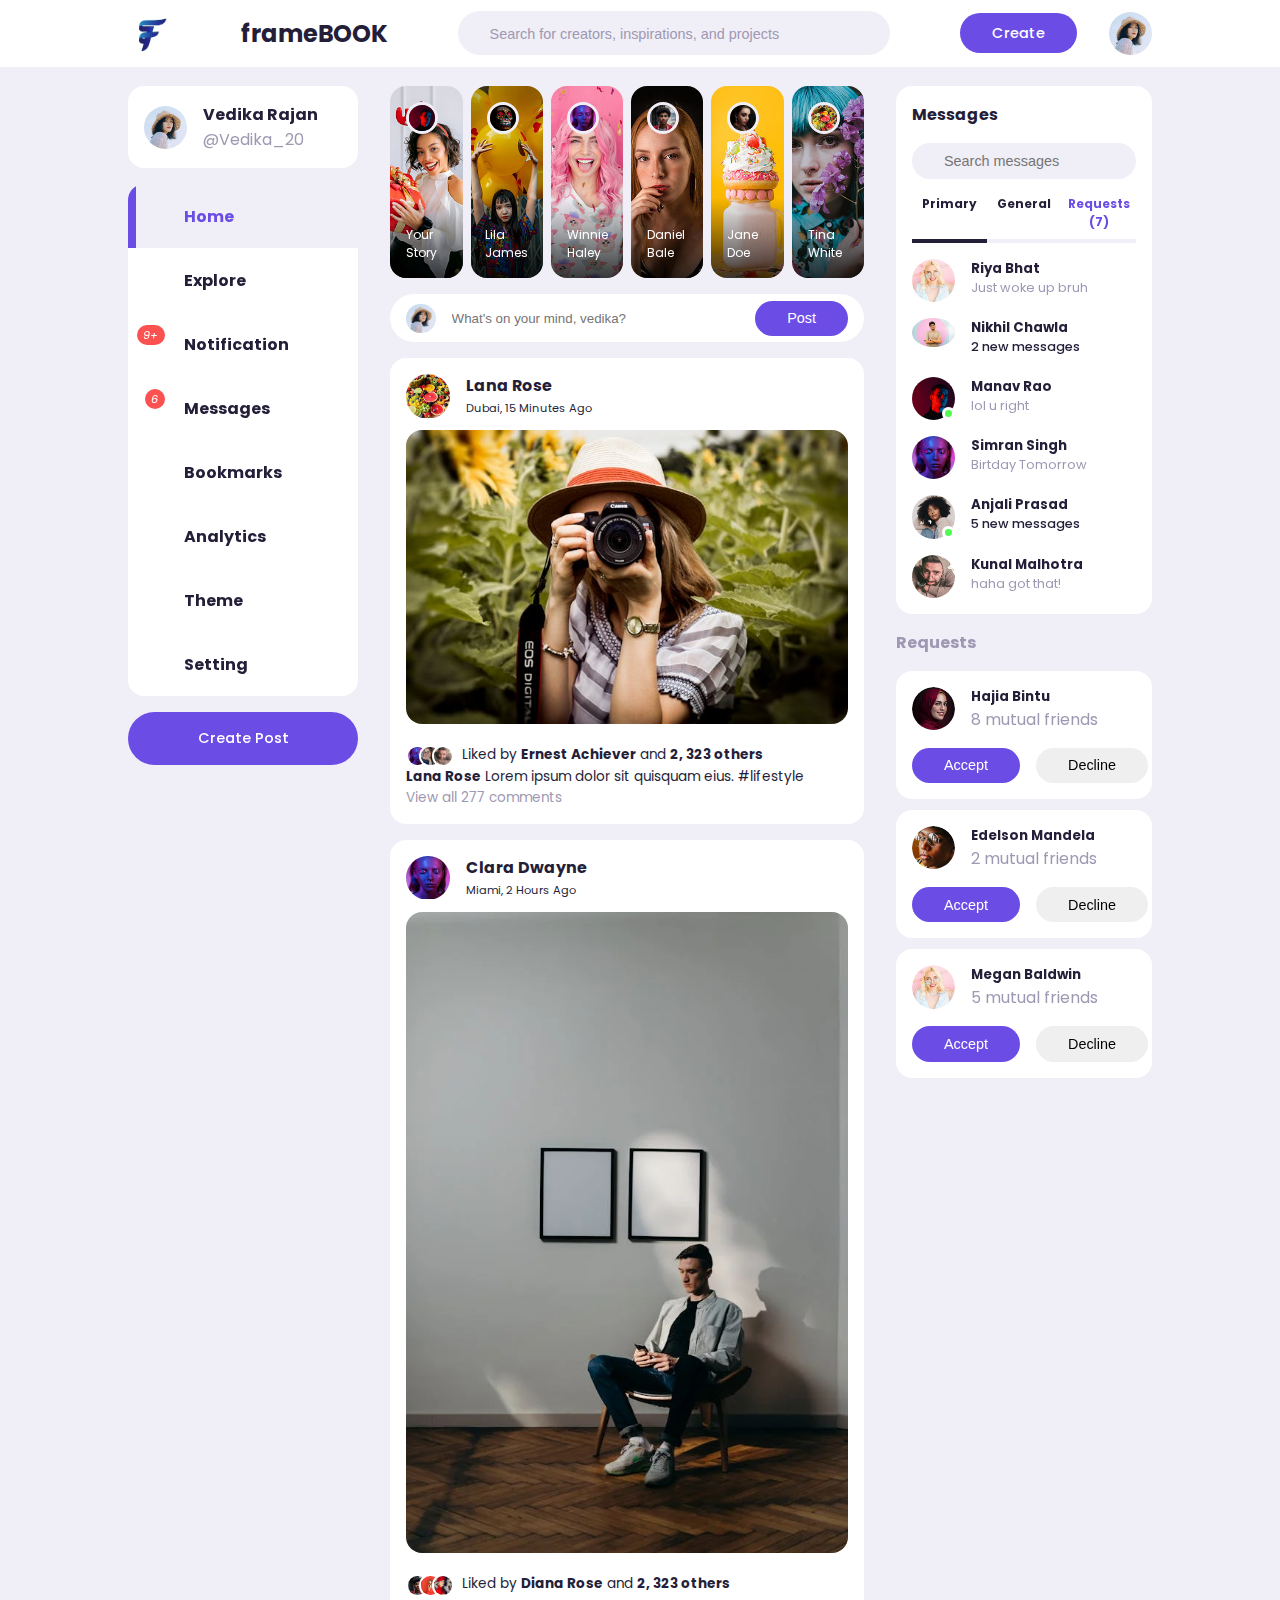
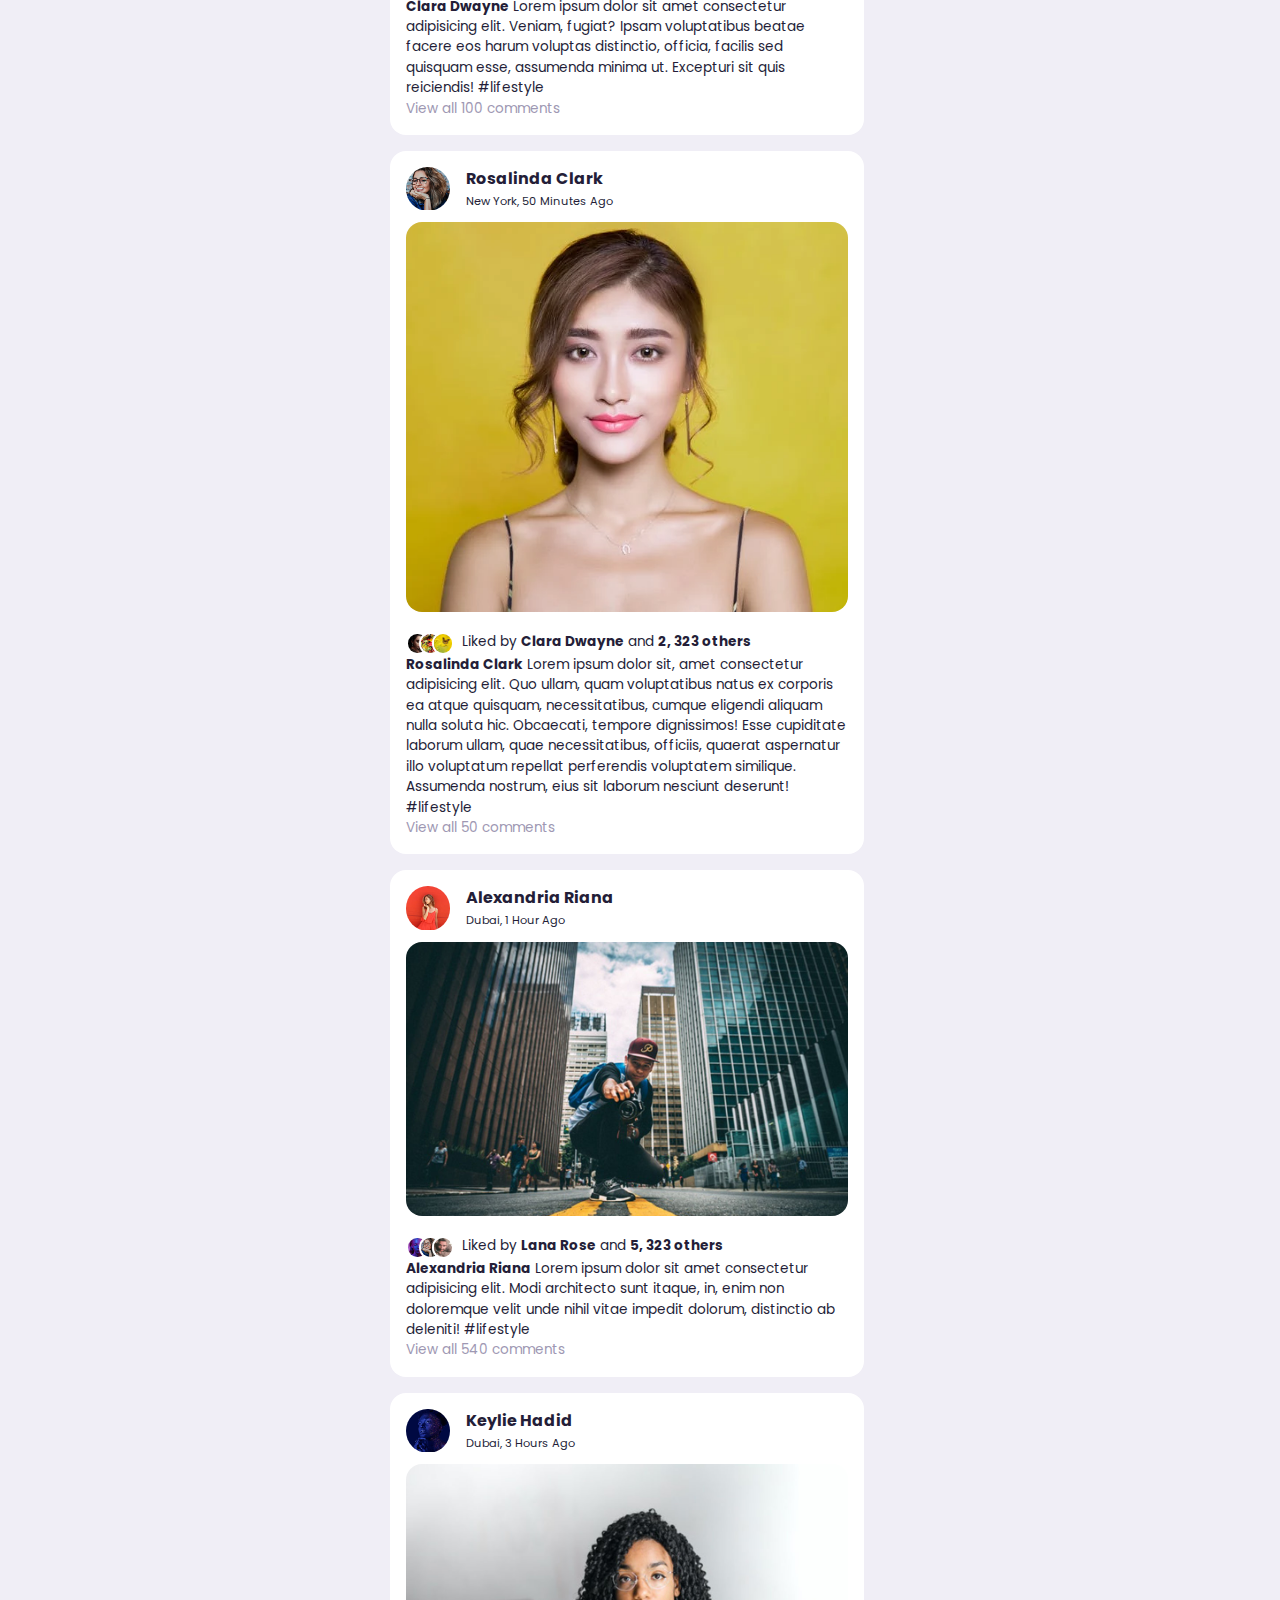
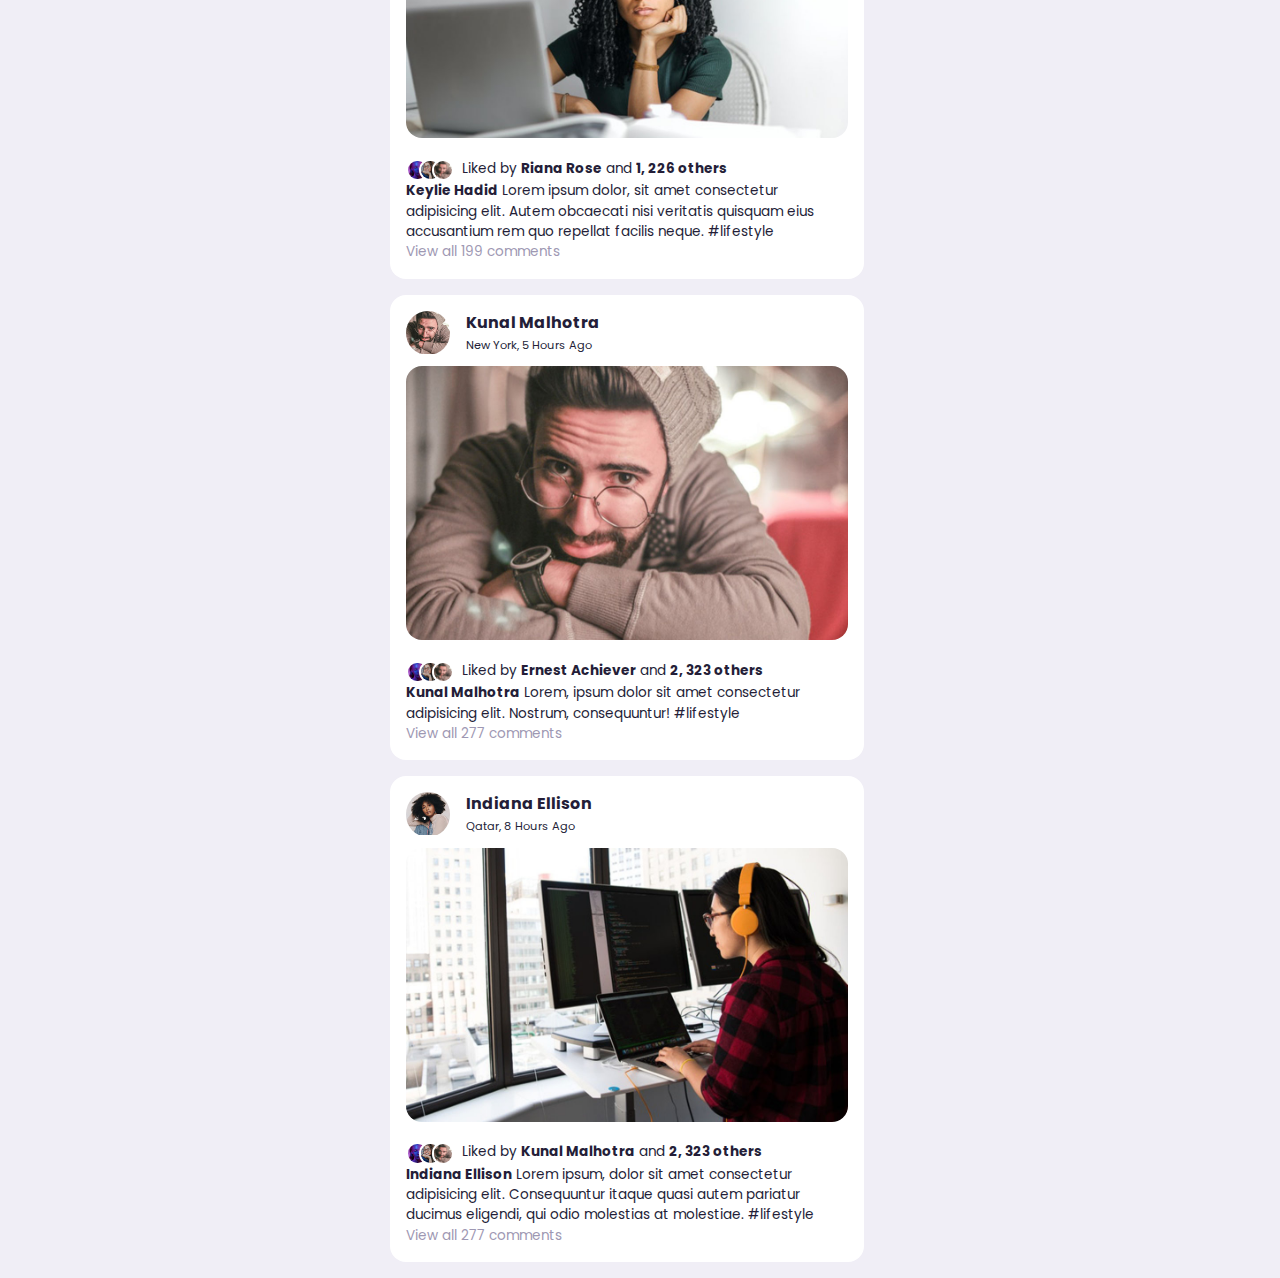
<file: Task 4/index.html>
<!DOCTYPE html>
<html lang="en">
<head>
    <meta charset="UTF-8">
    <meta http-equiv="X-UA-Compatible" content="IE=edge">
    <meta name="viewport" content="width=device-width, initial-scale=1.0">
    <link rel="icon" href="images/framebook.PNG">
    <title>frameBook- Responsive Social Media Website Using HTML, CSS, & JavaScript</title>
    <!-- IconScout CDN -->
    <link rel="stylesheet" href="https://unicons.iconscout.com/release/v2.1.6/css/unicons.css">
    <!-- Stylesheet -->
    <link rel="stylesheet" href="style.css">
</head>
<body>
    <nav>
        <div class="container">
            <img src="images/framebook.PNG" alt="" id="logo">
            <h2 class="logo"> 
                frameBOOK
            </h2>
            <div class="search-bar">
                <i class="uil uil-search"></i>
                <input type="search" placeholder="Search for creators, inspirations, and projects">
            </div>
            <div class="create">
                <label class="btn btn-primary" for="create-post">Create</label>
                <div class="profile-photo">
                    <img src="images/profile-1.jpg" alt="">
                </div>
            </div>
        </div>
    </nav>

    <!-------------------------------- MAIN ----------------------------------->
    <main>
        <div class="container">
            <!----------------- LEFT -------------------->
            <div class="left">
                <a class="profile">
                    <div class="profile-photo">
                        <img src="./images/profile-1.jpg">
                    </div>
                    <div class="handle">
                        <h4>Vedika Rajan</h4>
                        <p class="text-muted">
                            @Vedika_20
                        </p>
                    </div>
                </a>

                <!----------------- SIDEBAR -------------------->
                <div class="sidebar">
                    <a class="menu-item active">
                        <span><i class="uil uil-home"></i></span>
                        <h3>Home</h3>   
                    </a>
                    <a class="menu-item">
                        <span><i class="uil uil-compass"></i></span>
                        <h3>Explore</h3>
                    </a>
                    <a class="menu-item"  id="notifications">
                        <span><i class="uil uil-bell"><small class="notification-count">9+</small></i></span>
                        <h3>Notification</h3>
                        <!--------------- NOTIFICATION POPUP --------------->
                        <div class="notifications-popup">
                            <div>
                                <div class="profile-photo">
                                    <img src="./images/profile-2.jpg">
                                </div>
                                <div class="notification-body">
                                    <b>Vishal Mishra</b> accepted your friend request
                                    <small class="text-muted">2 Days Ago</small>
                                </div>
                            </div>
                            <div>
                                <div class="profile-photo">
                                    <img src="./images/profile-3.jpg">
                                </div>
                                <div class="notification-body">
                                    <b>Sakshi Roy</b> commented on your post
                                    <small class="text-muted">1 Hour Ago</small>
                                </div>
                            </div>
                            <div>
                                <div class="profile-photo">
                                    <img src="./images/profile-4.jpg">
                                </div>
                                <div class="notification-body">
                                    <b>Devash Rajput</b> and <b>283 Others</b> liked your post
                                    <small class="text-muted">4 Minutes Ago</small>
                                </div>
                            </div>
                            <div>
                                <div class="profile-photo">
                                    <img src="./images/profile-5.jpg">
                                </div>
                                <div class="notification-body">
                                    <b>Mitesh Sharma</b> commented on a post you are tagged in
                                    <small class="text-muted">2 Days Ago</small>
                                </div>
                            </div>
                            <div>
                                <div class="profile-photo">
                                    <img src="./images/profile-6.jpg">
                                </div>
                                <div class="notification-body">
                                    <b>Shantanu Kapoor</b> commented on a post you are tagged in
                                    <small class="text-muted">1 Hour Ago</small>
                                </div>
                            </div>
                            <div>
                                <div class="profile-photo">
                                    <img src="./images/profile-7.jpg">
                                </div>
                                <div class="notification-body">
                                    <b>Neha Rao</b> commented on your post
                                    <small class="text-muted">1 Hour Ago</small>
                                </div>
                            </div>
                        </div>
                        <!--------------- END NOTIFICATION POPUP --------------->
                    </a>
                    <a class="menu-item" id="messages-notifications">
                        <span><i class="uil uil-envelope-alt"><small class="notification-count">6</small></i></span>
                        <h3>Messages</h3>
                    </a>
                    <a class="menu-item">
                        <span><i class="uil uil-bookmark"></i></span>
                        <h3>Bookmarks</h3>
                    </a>
                    <a class="menu-item">
                        <span><i class="uil uil-chart-line"></i></span>
                        <h3>Analytics</h3>
                    </a>
                    <a class="menu-item" id="theme">
                        <span><i class="uil uil-palette"></i></span>
                        <h3>Theme</h3>
                    </a>
                    <a class="menu-item">
                        <span><i class="uil uil-setting"></i></span>
                        <h3>Setting</h3>
                    </a>
                </div>
                <!----------------- END OF SIDEBAR -------------------->
                <label class="btn btn-primary" for="create-post">Create Post</label>
            </div>

            <!----------------- MIDDLE -------------------->
            <div class="middle">
                 <!----------------- STORIES -------------------->
                <div class="stories">
                    <div class="story">
                        <div class="profile-photo">
                            <img src="./images/profile-8.jpg">
                        </div>
                        <p class="name">Your Story</p>
                    </div>
                    <div class="story">
                        <div class="profile-photo">
                            <img src="./images/profile-9.jpg">
                        </div>
                        <p class="name">Lila James</p>
                    </div>
                    <div class="story">
                        <div class="profile-photo">
                            <img src="./images/profile-10.jpg">
                        </div>
                        <p class="name">Winnie Haley</p>
                    </div>
                    <div class="story">
                        <div class="profile-photo">
                            <img src="./images/profile-11.jpg">
                        </div>
                        <p class="name">Daniel Bale</p>
                    </div>
                    <div class="story">
                        <div class="profile-photo">
                            <img src="./images/profile-12.jpg">
                        </div>
                        <p class="name">Jane Doe</p>
                    </div>
                    <div class="story">
                        <div class="profile-photo">
                            <img src="./images/profile-13.jpg">
                        </div>
                        <p class="name">Tina White</p>
                    </div>
                </div>
                <!----------------- END OF STORIES -------------------->
                <form action="" class="create-post">
                    <div class="profile-photo">
                        <img src="./images/profile-1.jpg">
                    </div>
                    <input type="text" placeholder="What's on your mind, vedika?" id="create-post">
                    <input type="submit" value="Post" class="btn btn-primary">
                </form>
                <!----------------- FEEDS -------------------->
                <div class="feeds">
                    <!----------------- FEED 1 -------------------->
                    <div class="feed">
                        <div class="head">
                            <div class="user">
                                <div class="profile-photo">
                                    <img src="./images/profile-13.jpg">
                                </div>
                                <div class="info">
                                    <h3>Lana Rose</h3>
                                    <small>Dubai, 15 Minutes Ago</small>
                                </div>
                            </div>
                            <span class="edit">
                                <i class="uil uil-ellipsis-h"></i>
                            </span>
                        </div>

                        <div class="photo">
                            <img src="images/feed1.jpeg">
                        </div>

                        <div class="action-buttons">
                            <div class="interaction-buttons">
                                <span><i class="uil uil-heart"></i></span>
                                <span><i class="uil uil-comment-dots"></i></span>
                                <span><i class="uil uil-share-alt"></i></span>
                            </div>
                            <div class="bookmark">
                                <span><i class="uil uil-bookmark-full"></i></span>
                            </div>
                        </div>

                        <div class="liked-by">
                            <span><img src="./images/profile-10.jpg"></span>
                            <span><img src="./images/profile-4.jpg"></span>
                            <span><img src="./images/profile-15.jpg"></span>
                            <p>Liked by <b>Ernest Achiever</b> and <b>2, 323 others</b></p>
                        </div>

                        <div class="caption">
                            <p><b>Lana Rose</b> Lorem ipsum dolor sit quisquam eius. 
                            <span class="harsh-tag">#lifestyle</span></p>
                        </div>

                        <div class="comments text-muted">
                            View all 277 comments
                        </div>
                    </div>
                    <!----------------- END OF FEED 1 -------------------->

                    <!----------------- FEED 2 -------------------->
                    <div class="feed">
                        <div class="head">
                            <div class="user">
                                <div class="profile-photo">
                                    <img src="./images/profile-10.jpg">
                                </div>
                                <div class="info">
                                    <h3>Clara Dwayne</h3>
                                    <small>Miami, 2 Hours Ago</small>
                                </div>
                            </div>
                            <span class="edit">
                                <i class="uil uil-ellipsis-h"></i>
                            </span>
                        </div>

                        <div class="photo">
                            <img src="images/feed3.webp">
                        </div>

                        <div class="action-buttons">
                            <div class="interaction-buttons">
                                <span><i class="uil uil-heart"></i></span>
                                <span><i class="uil uil-comment-dots"></i></span>
                                <span><i class="uil uil-share-alt"></i></span>
                            </div>
                            <div class="bookmark">
                                <span><i class="uil uil-bookmark-full"></i></span>
                            </div>
                        </div>

                        <div class="liked-by">
                            <span><img src="./images/profile-11.jpg"></span>
                            <span><img src="./images/profile-5.jpg"></span>
                            <span><img src="./images/profile-16.jpg"></span>
                            <p>Liked by <b>Diana Rose</b> and <b>2, 323 others</b></p>
                        </div>

                        <div class="caption">
                            <p><b>Clara Dwayne</b> Lorem ipsum dolor sit amet consectetur adipisicing elit. Veniam, fugiat? Ipsam voluptatibus beatae facere eos harum voluptas distinctio, officia, facilis sed quisquam esse, assumenda minima ut. Excepturi sit quis reiciendis! 
                            <span class="harsh-tag">#lifestyle</span></p>
                        </div>

                        <div class="comments text-muted">
                            View all 100 comments
                        </div>
                    </div>
                    <!----------------- END OF FEED 2 -------------------->

                    <!----------------- FEED 3 -------------------->
                    <div class="feed">
                        <div class="head">
                            <div class="user">
                                <div class="profile-photo">
                                    <img src="./images/profile-4.jpg">
                                </div>
                                <div class="info">
                                    <h3>Rosalinda Clark</h3>
                                    <small>New York, 50 Minutes Ago</small>
                                </div>
                            </div>
                            <span class="edit">
                                <i class="uil uil-ellipsis-h"></i>
                            </span>
                        </div>

                        <div class="photo">
                            <img src="images/feed4.webp">
                        </div>

                        <div class="action-buttons">
                            <div class="interaction-buttons">
                                <span><i class="uil uil-heart"></i></span>
                                <span><i class="uil uil-comment-dots"></i></span>
                                <span><i class="uil uil-share-alt"></i></span>
                            </div>
                            <div class="bookmark">
                                <span><i class="uil uil-bookmark-full"></i></span>
                            </div>
                        </div>

                        <div class="liked-by">
                            <span><img src="./images/profile-12.jpg"></span>
                            <span><img src="./images/profile-13.jpg"></span>
                            <span><img src="./images/profile-14.jpg"></span>
                            <p>Liked by <b>Clara Dwayne</b> and <b>2, 323 others</b></p>
                        </div>

                        <div class="caption">
                            <p><b>Rosalinda Clark</b> Lorem ipsum dolor sit, amet consectetur adipisicing elit. Quo ullam, quam voluptatibus natus ex corporis ea atque quisquam, necessitatibus, cumque eligendi aliquam nulla soluta hic. Obcaecati, tempore dignissimos! Esse cupiditate laborum ullam, quae necessitatibus, officiis, quaerat aspernatur illo voluptatum repellat perferendis voluptatem similique. Assumenda nostrum, eius sit laborum nesciunt deserunt!
                            <span class="harsh-tag">#lifestyle</span></p>
                        </div>

                        <div class="comments text-muted">
                            View all 50 comments
                        </div>
                    </div>
                    <!----------------- END OF FEED 3 -------------------->

                    <!----------------- FEED 4 -------------------->
                    <div class="feed">
                        <div class="head">
                            <div class="user">
                                <div class="profile-photo">
                                    <img src="./images/profile-5.jpg">
                                </div>
                                <div class="info">
                                    <h3>Alexandria Riana</h3>
                                    <small>Dubai, 1 Hour Ago</small>
                                </div>
                            </div>
                            <span class="edit">
                                <i class="uil uil-ellipsis-h"></i>
                            </span>
                        </div>

                        <div class="photo">
                            <img src="./images/feed-5.jpg">
                        </div>

                        <div class="action-buttons">
                            <div class="interaction-buttons">
                                <span><i class="uil uil-heart"></i></span>
                                <span><i class="uil uil-comment-dots"></i></span>
                                <span><i class="uil uil-share-alt"></i></span>
                            </div>
                            <div class="bookmark">
                                <span><i class="uil uil-bookmark-full"></i></span>
                            </div>
                        </div>

                        <div class="liked-by">
                            <span><img src="./images/profile-10.jpg"></span>
                            <span><img src="./images/profile-4.jpg"></span>
                            <span><img src="./images/profile-15.jpg"></span>
                            <p>Liked by <b>Lana Rose</b> and <b>5, 323 others</b></p>
                        </div>

                        <div class="caption">
                            <p><b>Alexandria Riana</b> Lorem ipsum dolor sit amet consectetur adipisicing elit. Modi architecto sunt itaque, in, enim non doloremque velit unde nihil vitae impedit dolorum, distinctio ab deleniti! 
                            <span class="harsh-tag">#lifestyle</span></p>
                        </div>

                        <div class="comments text-muted">
                            View all 540 comments
                        </div>
                    </div>
                    <!----------------- END OF FEED 4 -------------------->

                    <!----------------- FEED 5 -------------------->
                    <div class="feed">
                        <div class="head">
                            <div class="user">
                                <div class="profile-photo">
                                    <img src="./images/profile-7.jpg">
                                </div>
                                <div class="info">
                                    <h3>Keylie Hadid</h3>
                                    <small>Dubai, 3 Hours Ago</small>
                                </div>
                            </div>
                            <span class="edit">
                                <i class="uil uil-ellipsis-h"></i>
                            </span>
                        </div>

                        <div class="photo">
                            <img src="./images/feed-7.jpg">
                        </div>

                        <div class="action-buttons">
                            <div class="interaction-buttons">
                                <span><i class="uil uil-heart"></i></span>
                                <span><i class="uil uil-comment-dots"></i></span>
                                <span><i class="uil uil-share-alt"></i></span>
                            </div>
                            <div class="bookmark">
                                <span><i class="uil uil-bookmark-full"></i></span>
                            </div>
                        </div>

                        <div class="liked-by">
                            <span><img src="./images/profile-10.jpg"></span>
                            <span><img src="./images/profile-4.jpg"></span>
                            <span><img src="./images/profile-15.jpg"></span>
                            <p>Liked by <b>Riana Rose</b> and <b>1, 226 others</b></p>
                        </div>

                        <div class="caption">
                            <p><b>Keylie Hadid</b> Lorem ipsum dolor, sit amet consectetur adipisicing elit. Autem obcaecati nisi veritatis quisquam eius accusantium rem quo repellat facilis neque.
                            <span class="harsh-tag">#lifestyle</span></p>
                        </div>

                        <div class="comments text-muted">
                            View all 199 comments
                        </div>
                    </div>
                    <!----------------- END OF FEED 5 -------------------->

                    <!----------------- FEED 6 -------------------->
                    <div class="feed">
                        <div class="head">
                            <div class="user">
                                <div class="profile-photo">
                                    <img src="./images/profile-15.jpg">
                                </div>
                                <div class="info">
                                    <h3>Kunal Malhotra</h3>
                                    <small>New York, 5 Hours Ago</small>
                                </div>
                            </div>
                            <span class="edit">
                                <i class="uil uil-ellipsis-h"></i>
                            </span>
                        </div>

                        <div class="photo">
                            <img src="./images/feed-2.jpg">
                        </div>

                        <div class="action-buttons">
                            <div class="interaction-buttons">
                                <span><i class="uil uil-heart"></i></span>
                                <span><i class="uil uil-comment-dots"></i></span>
                                <span><i class="uil uil-share-alt"></i></span>
                            </div>
                            <div class="bookmark">
                                <span><i class="uil uil-bookmark-full"></i></span>
                            </div>
                        </div>

                        <div class="liked-by">
                            <span><img src="./images/profile-10.jpg"></span>
                            <span><img src="./images/profile-4.jpg"></span>
                            <span><img src="./images/profile-15.jpg"></span>
                            <p>Liked by <b>Ernest Achiever</b> and <b>2, 323 others</b></p>
                        </div>

                        <div class="caption">
                            <p><b>Kunal Malhotra</b> Lorem, ipsum dolor sit amet consectetur adipisicing elit. Nostrum, consequuntur!
                            <span class="harsh-tag">#lifestyle</span></p>
                        </div>

                        <div class="comments text-muted">
                            View all 277 comments
                        </div>
                    </div>
                    <!----------------- END OF FEED 6 -------------------->

                    <!----------------- FEED 7 -------------------->
                    <div class="feed">
                        <div class="head">
                            <div class="user">
                                <div class="profile-photo">
                                    <img src="./images/profile-3.jpg">
                                </div>
                                <div class="info">
                                    <h3>Indiana Ellison</h3>
                                    <small>Qatar, 8 Hours Ago</small>
                                </div>
                            </div>
                            <span class="edit">
                                <i class="uil uil-ellipsis-h"></i>
                            </span>
                        </div>

                        <div class="photo">
                            <img src="./images/feed-6.jpg">
                        </div>

                        <div class="action-buttons">
                            <div class="interaction-buttons">
                                <span><i class="uil uil-heart"></i></span>
                                <span><i class="uil uil-comment-dots"></i></span>
                                <span><i class="uil uil-share-alt"></i></span>
                            </div>
                            <div class="bookmark">
                                <span><i class="uil uil-bookmark-full"></i></span>
                            </div>
                        </div>

                        <div class="liked-by">
                            <span><img src="./images/profile-10.jpg"></span>
                            <span><img src="./images/profile-4.jpg"></span>
                            <span><img src="./images/profile-15.jpg"></span>
                            <p>Liked by <b>Kunal Malhotra</b> and <b>2, 323 others</b></p>
                        </div>

                        <div class="caption">
                            <p><b>Indiana Ellison</b> Lorem ipsum, dolor sit amet consectetur adipisicing elit. Consequuntur itaque quasi autem pariatur ducimus eligendi, qui odio molestias at molestiae. 
                            <span class="harsh-tag">#lifestyle</span></p>
                        </div>

                        <div class="comments text-muted">
                            View all 277 comments
                        </div>
                    </div>
                    <!----------------- END OF FEED 7 -------------------->
                </div>
                <!----------------- END OF FEEDS -------------------->
            </div>
             <!----------------- END OF MIDDLE -------------------->

            <!----------------- RIGHT -------------------->
            <div class="right">
                <!------- MESSAGES ------->
                <div class="messages">
                    <div class="heading">
                        <h4>Messages</h4>
                        <i class="uil uil-edit"></i>
                    </div>
                    <!------- SEARCH BAR ------->
                    <div class="search-bar">
                        <i class="uil uil-search"></i>
                        <input type="search" placeholder="Search messages" id="message-search">
                    </div>
                    <!------- MESSAGES CATEGORY ------->
                    <div class="category">
                        <h6 class="active">Primary</h6>
                        <h6>General</h6>
                        <h6 class="message-requests">Requests (7)</h6>
                    </div>
                    <!------- MESSAGES ------->
                    <div class="message">
                        <div class="profile-photo">
                            <img src="./images/profile-17.jpg">
                        </div>
                        <div class="message-body">
                            <h5>Riya Bhat</h5>
                            <p class="text-muted">Just woke up bruh</p>
                        </div>
                    </div>
                    <!------- MESSAGES ------->
                    <div class="message">
                        <div class="profile-photo">
                            <img src="images/profile1.webp">
                        </div>
                        <div class="message-body">
                            <h5>Nikhil Chawla</h5>
                            <p class="text-bold">2 new messages</p>
                        </div>
                    </div>
                    <!------- MESSAGES ------->
                    <div class="message">
                        <div class="profile-photo">
                            <img src="./images/profile-8.jpg">
                            <div class="active"></div>
                        </div>
                        <div class="message-body">
                            <h5>Manav Rao</h5>
                            <p class="text-muted">lol u right</p>
                        </div>
                    </div>
                    <!------- MESSAGES ------->
                    <div class="message">
                        <div class="profile-photo">
                            <img src="./images/profile-10.jpg">
                        </div>
                        <div class="message-body">
                            <h5>Simran Singh</h5>
                            <p class="text-muted">Birtday Tomorrow</p>
                        </div>
                    </div>
                    <!------- MESSAGES ------->
                    <div class="message">
                        <div class="profile-photo">
                            <img src="./images/profile-3.jpg">
                            <div class="active"></div>
                        </div>
                        <div class="message-body">
                            <h5> Anjali Prasad</h5>
                            <p class="text-bold">5 new messages</p>
                        </div>
                    </div>
                    <!------- MESSAGES ------->
                    <div class="message">
                        <div class="profile-photo">
                            <img src="./images/profile-15.jpg">
                        </div>
                        <div class="message-body">
                            <h5>Kunal Malhotra</h5>
                            <p class="text-muted">haha got that!</p>
                        </div>
                    </div>
                </div>
                <!------- END OF MESSAGES ------->

                <!------- FRIEND REQUEST ------->
                <div class="friend-requests">
                    <h4>Requests</h4>
                    <div class="request">
                        <div class="info">
                            <div class="profile-photo">
                                <img src="./images/profile-20.jpg">
                            </div>
                            <div>
                                <h5>Hajia Bintu</h5>
                                <p class="text-muted">8 mutual friends</p>
                            </div>
                        </div>
                        <div class="action">
                            <button class="btn btn-primary">
                                Accept
                            </button>
                            <button class="btn">
                                Decline
                            </button>
                        </div>
                    </div>
                    <div class="request">
                        <div class="info">
                            <div class="profile-photo">
                                <img src="./images/profile-18.jpg">
                            </div>
                            <div>
                                <h5>Edelson Mandela</h5>
                                <p class="text-muted">2 mutual friends</p>
                            </div>
                        </div>
                        <div class="action">
                            <button class="btn btn-primary">
                                Accept
                            </button>
                            <button class="btn">
                                Decline
                            </button>
                        </div>
                    </div>
                    <div class="request">
                        <div class="info">
                            <div class="profile-photo">
                                <img src="./images/profile-17.jpg">
                            </div>
                            <div>
                                <h5>Megan Baldwin</h5>
                                <p class="text-muted">5 mutual friends</p>
                            </div>
                        </div>
                        <div class="action">
                            <button class="btn btn-primary">
                                Accept
                            </button>
                            <button class="btn">
                                Decline
                            </button>
                        </div>
                    </div>
                </div>
            </div>
            <!----------------- END OF RIGHT -------------------->
        </div>
    </main>

    <!----------------- THEME CUSTOMIZATION -------------------->
    <div class="customize-theme">
        <div class="card">
            <h2>Customize your view</h2>
            <p class="text-muted">Manage your font size, color, and background</p>

            <!----------- FONT SIZE ----------->
            <div class="font-size">
                <h4>Font Size</h4>
                <div>
                    <h6>Aa</h6>
                    <div class="choose-size">
                        <span class="font-size-1"></span>
                        <span class="font-size-2 active"></span>
                        <span class="font-size-3"></span>
                        <span class="font-size-4"></span>
                        <span class="font-size-5"></span>
                    </div>
                    <h3>Aa</h3>
                </div>
            </div>

            <!----------- PRIMARY COLORS ----------->
            <div class="color">
                <h4>Color</h4>
                <div class="choose-color">
                    <span class="color-1 active"></span>
                    <span class="color-2"></span>
                    <span class="color-3"></span>
                    <span class="color-4"></span>
                    <span class="color-5"></span>
                </div>
            </div>

            <!----------- BACKGROUND COLORS ----------->
            <div class="background">
                <h4>Background</h4>
                <div class="choose-bg">
                    <div class="bg-1 active">
                        <span></span>
                        <h5 for="bg-1">Light</h5>
                    </div>
                    <div class="bg-2">
                        <span></span>
                        <h5 for="bg-2">Dim</h5>
                    </div>
                    <div class="bg-3">
                        <span></span>
                        <h5 for="bg-3">Dark</h5>
                    </div>
                </div>
            </div>
        </div>
    </div>

    <script src="index.js"></script>
</body>
</html>
</file>
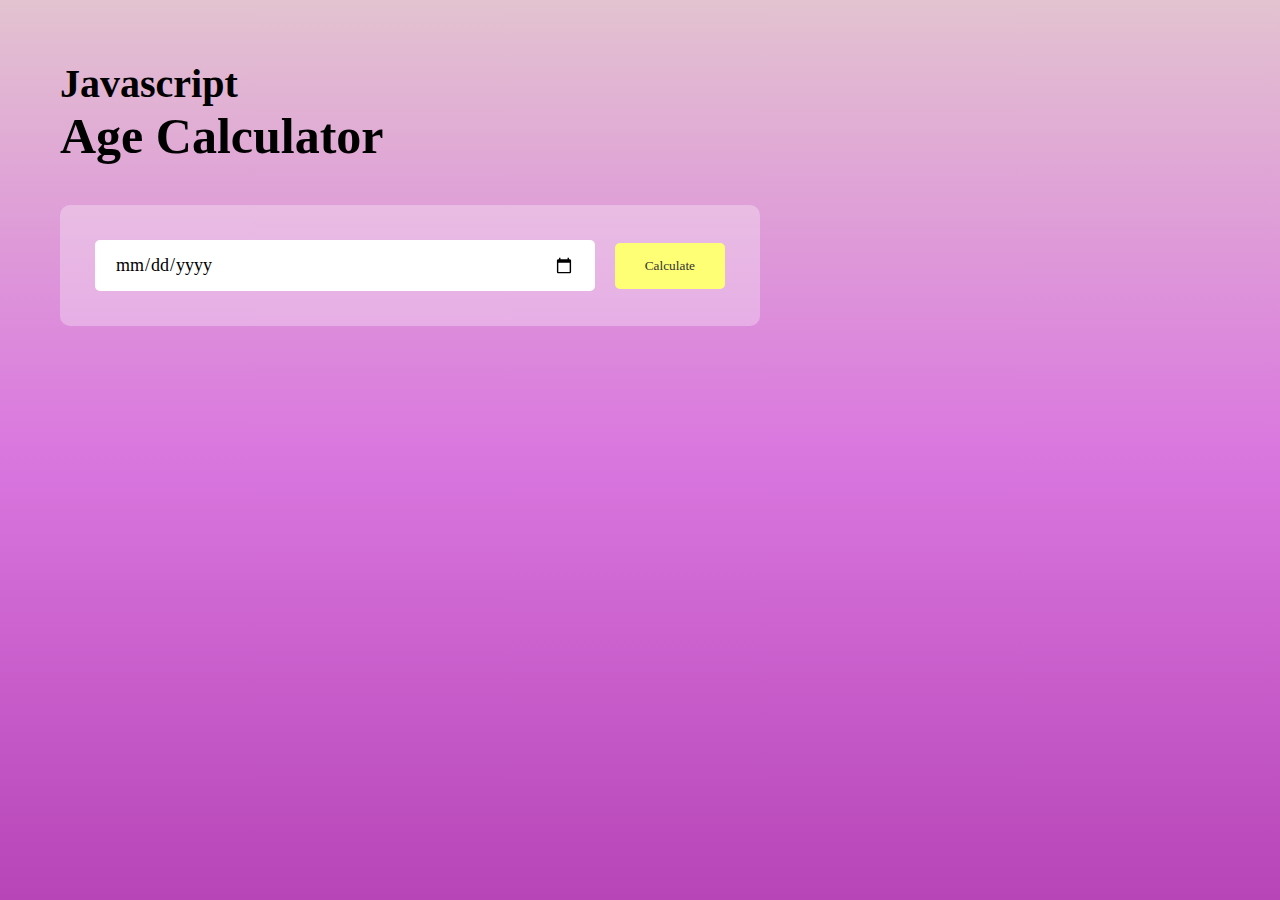
<file: Task 1/agecal.html>
<!DOCTYPE html>
<html lang="en">
<head>
    <meta charset="UTF-8">
    <meta name="viewport" content="width=device-width, initial-scale=1.0">
    <title>Age Calculator</title>
    <link rel="stylesheet" href="agecal.css">



</head>
<body>
    <div class="container">
        <div class="calculator">
            <h1>Javascript <br><span>Age Calculator</span></h1>
            <div class="input-box">
                <input type="date" id="date">
                <button onclick="calculateage()">Calculate</button>
            </div>
            <p id="result"></p>
        </div>
    </div>
    <script>
        let userInput = document.getElementById("date");
        userInput.max= new Date().toISOString().split("T")[0];
        let result =document.getElementById("result");
        function calculateage(){
            let birthDate=new Date(userInput.value);

            let d1=birthDate.getDate();
            let m1=birthDate.getMonth()+1;
            let y1=birthDate.getFullYear();
            
            let today= new Date();

            let d2=today.getDate();
            let m2=today.getMonth()+1;
            let y2=today.getFullYear();
            
            let d3, m3, y3;
            y3=y2-y1;
            if(m2>=m1){
                m3=m2-m1;
            }else{
                y3--;
                m3=12+m2-m1;
            }
            if(d2>=d1){
                d3=d2-d1;
            }else{
                 m3--;
                 d3=getDaysInmonth(y1,m1)+d2-d1;
            }
            if(m3<0){
                m3=11;
                y3--;
            }
          result.innerHTML= `You Are ${y3} years ,${m3} month ,${d3} days old`
             
        }
        function getDaysInmonth(year, month){
                return new Date(year ,month,0).getDate();
             }


    </script>
</body>
</html>
</file>
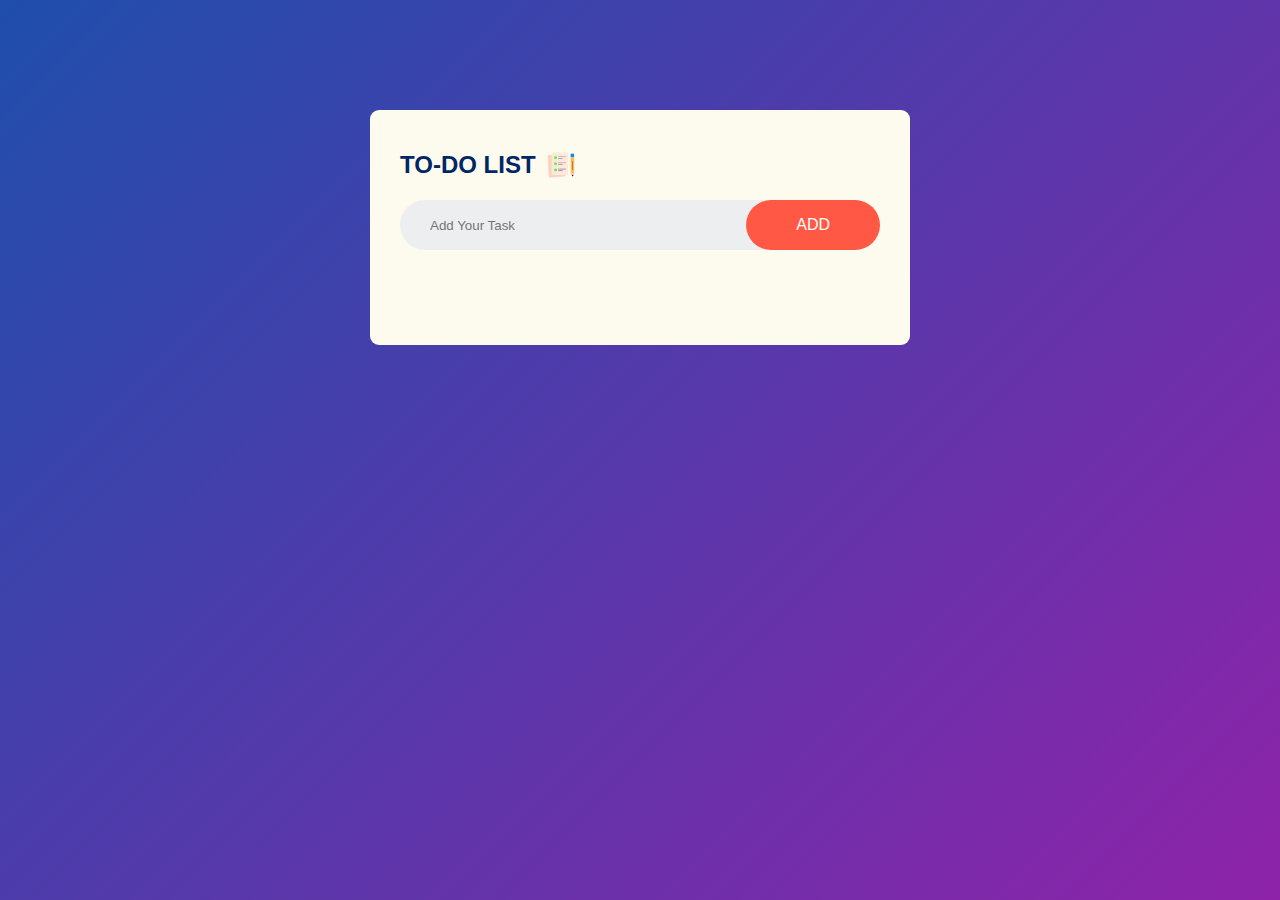
<file: Task 2/todolist.html>
<!DOCTYPE html>
<html lang="en">
<head>
    <meta charset="UTF-8">
    <meta name="viewport" content="width=device-width, initial-scale=1.0">
    <title> --TO-DO LIST--</title>
    <link rel="stylesheet" href="todolist.css">
</head>
<body>
    <div class="container">
     <div class="todo">
        <h2>TO-DO LIST<img src="images/icon.png"></h2>
        <div class="row">
            <input type="text" id="input-box" placeholder="Add Your Task">
            <button onclick="addTask()">ADD</button>
        </div>
        <ul id="list-container"></ul>
     </div>
    </div>
    <script src="script.js"></script>
</body>
</html>
</file>
<file: Task 4/style.css>
@import url('https://fonts.googleapis.com/css2?family=Poppins:wght@300;400;500;600&display=swap');


:root {
    --primary-color-hue: 252;
    --dark-color-lightness: 17%;
    --light-color-lightness: 95%;
    --white-color-lightness: 100%;

    --color-white: hsl(252, 30%, var(--white-color-lightness));
    --color-light: hsl(252, 30%, var(--light-color-lightness));
    --color-grey: hsl(252, 15%, 65%);
    --color-primary: hsl(var(--primary-color-hue), 75%, 60%);
    --color-secondary: hsl(252, 100%, 90%);
    --color-success: hsl(120, 95%, 65%);
    --color-danger: hsl(0, 95%, 65%);
    --color-dark: hsl(252, 30%, var(--dark-color-lightness));
    --color-black: hsl(252, 30%, 10%);

    --border-radius: 2rem;
    --card-border-radius: 1rem;
    --btn-padding: 0.6rem 2rem;
    --search-padding: 0.6rem 1rem;
    --card-padding: 1rem;

    --sticky-top-left: 5.4rem;
    --sticky-top-right: -18rem;

}

*, *::before, *::after {
    margin: 0;
    padding: 0;
    outline: 0;
    box-sizing: border-box;
    text-decoration: none;
    list-style: none;
    border: none;
}

body {
    font-family: 'Poppins', sans-serif;
    color: var(--color-dark);
    background: var(--color-light);
    overflow-x: hidden;
}

/* =============== General Style ============== */
.container {
    width: 80%;
    margin: 0 auto;
}
.container #logo{
    width: 2.7rem;
}
.profile-photo {
    width: 2.7rem;
    aspect-ratio: 1/1;
    border-radius: 50%;
    overflow: hidden;
}

img {
    display: block;
    width: 100%;
}

.btn {
    display: inline-block;
    padding: var(--btn-padding);
    font-weight: 500;
    border-radius: var(--border-radius);
    cursor: pointer;
    transition: all 300ms ease;
    font-size: 0.9rem;
}

.btn:hover {
    opacity: 0.8;
}

.btn-primary {
    background: var(--color-primary);
    color: var(--color-white);
}

.text-bold {
    font-weight: 500;
}

.text-muted {
    color: var(--color-grey);
}

/* =============== Navbar ============== */
nav {
    width: 100%;
    background: var(--color-white);
    padding: 0.7rem 0;
    position: fixed;
    top: 0;
    z-index: 10;
}

nav .container {
    display: flex;
    align-items: center;
    justify-content: space-between;

}

.search-bar {
    background: var(--color-light);
    border-radius: var(--border-radius);
    padding: var(--search-padding);
}

.search-bar input[type="search"] {
    background: transparent;
    width: 30vw;
    margin-left: 1rem;
    font-size: 0.9rem;
    color: var(--color-dark);
}

nav .search-bar input[type="search"]::placeholder {
    color: var(--color-grey);
}

nav .create {
    display: flex;
    align-items: center;
    gap: 2rem;
}

/* =============== Main ============== */
main {
    position: relative;
    top: 5.4rem;
}

main .container {
    display: grid;
    grid-template-columns: 18vw auto  20vw;
    column-gap: 2rem;
    position: relative;
}

/* =============== Left ============== */
main .container .left {
    height: max-content;
    position: sticky;
    top: var(--sticky-top-left);
}

main .container .left .profile {
    padding: var(--card-padding);
    background: var(--color-white);
    border-radius: var(--card-border-radius);
    display: flex;
    align-items: center;
    column-gap: 1rem;
    width: 100%;
}

/* =============== Sidebar ============== */
.left .sidebar {
    margin-top: 1rem;
    background: var(--color-white);
    border-radius: var(--card-border-radius);
}

.left .sidebar .menu-item {
    display: flex;
    align-items: center;
    height: 4rem;
    cursor: pointer;
    transition: all 300ms ease;
    position: relative;
}

.left .sidebar .menu-item:hover {
    background: var(--color-light);
}

.left .sidebar i {
    font-size: 1.4rem;
    color: var(--color-grey);
    margin-left: 2rem;
    position: relative;
}

.left .sidebar i .notification-count {
    background: var(--color-danger);
    color: white;
    font-size: 0.7rem;
    width: fit-content;
    border-radius: 0.8rem;
    padding: 0.1rem 0.4rem;
    position: absolute;
    top: -0.2rem;
    right: -0.3rem;
}

.left .sidebar h3 {
    margin-left: 1.5rem;
    font-size: 1rem;
}

.left .sidebar .active {
    background: var(--color-light);
}

.left .sidebar .active i, 
.left .sidebar .active h3 {
    color: var(--color-primary);
}

.left .sidebar .active::before {
    content: "";
    display: block;
    width: 0.5rem;
    height: 100%;
    position: absolute;
    background: var(--color-primary);
}

.left .sidebar .menu-item:first-child.active {
    border-top-left-radius: var(--card-border-radius);
    overflow: hidden;
}

.left .sidebar .menu-item:last-child.active {
    border-bottom-left-radius: var(--card-border-radius);
    overflow: hidden;
}

.left .btn {
    margin-top: 1rem;
    width: 100%;
    text-align: center;
    padding: 1rem 0;
    margin-bottom: 0.7rem;
}

/* =============== Notification Popup ============== */
.left .notifications-popup {
    position: absolute;
    top: 0;
    left: 110%;
    width: 30rem;
    background: var(--color-white);
    border-radius: var(--card-border-radius);
    padding: var(--card-padding);
    box-shadow: 0 0 2rem hsl(var(--color-primary), 75%, 60%, 25%);
    z-index: 8;
    display: none;
}

.left .notifications-popup::before {
    content: "";
    width: 1.2rem;
    height: 1.2rem;
    display: block;
    background: var(--color-white);
    position: absolute;
    left: -0.6rem;
    transform: rotate(45deg);
}

.left .notifications-popup > div {
    display: flex;
    align-items: start;
    gap: 1rem;
    margin-bottom: 1rem;
}

.left .notifications-popup small {
    display: block;
}

/* =============== Middle ============== */
/* =============== Stories ============== */
.middle .stories {
    display: flex;
    justify-content: space-between;
    height: 12rem;
    gap: 0.5rem;
}

.middle .stories .story {
    padding: var(--card-padding);
    border-radius: var(--card-border-radius);
    display: flex;
    flex-direction: column;
    justify-content: space-between;
    align-items: center;
    color: white;
    font-size: 0.75rem;
    width: 100%;
    position: relative;
    overflow: hidden;
}

.middle .stories .story::before {
    content: "";
    display: block;
    width: 100%;
    height: 5rem;
    background: linear-gradient(transparent, rgba(0,0,0,0.75));
    position: absolute;
    bottom: 0;
}

.middle .stories .story .name {
    z-index: 0;
}

.middle .stories .story:nth-child(1) {
    background: url("./images/story-1.jpg")
    no-repeat center center/cover;
}

.middle .stories .story:nth-child(2) {
    background: url("./images/story-2.jpg")
    no-repeat center center/cover;
}

.middle .stories .story:nth-child(3) {
    background: url("./images/story-3.jpg")
    no-repeat center center/cover;
}

.middle .stories .story:nth-child(4) {
    background: url("./images/story-4.jpg")
    no-repeat center center/cover;
}

.middle .stories .story:nth-child(5) {
    background: url("./images/story-5.jpg")
    no-repeat center center/cover;
}

.middle .stories .story:nth-child(6) {
    background: url("./images/story-6.jpg")
    no-repeat center center/cover;
}

.middle .story .profile-photo {
    width: 2rem;
    height: 2rem;
    align-self: start;
    border: 3px solid var(--color-light);
}

/* =============== Create Post ============== */
.middle .create-post {
    width: 100%;
    display: flex;
    align-items: center;
    justify-content: space-between;
    margin-top: 1rem;
    background: var(--color-white);
    padding: 0.4rem var(--card-padding);
    border-radius: var(--border-radius);
}

.middle .create-post input[type="text"] {
    width: 100%;
    justify-self: start;
    padding-left: 1rem;
    background: transparent;
    color: var(--color-dark);
    margin-right: 1rem;
}

/* =============== Feeds ============== */
.middle .feeds .feed {
    background: var(--color-white);
    border-radius: var(--card-border-radius);
    padding: var(--card-padding);
    margin: 1rem 0;
    font-size: 0.85rem;
    line-height: 1.5;
}

.middle .feed .head {
    display: flex;
    justify-content: space-between;
}

.middle .feed .user {
    display: flex;
    gap: 1rem;
}

.middle .feed .photo {
    border-radius: var(--card-border-radius);
    overflow: hidden;
    margin: 0.7rem 0;
}

.middle .feed .action-buttons {
    display: flex;
    justify-content: space-between;
    align-items: center;
    font-size: 1.4rem;
    margin: 0.6rem 0;
}

.middle .liked-by {
    display: flex;
}

.middle .liked-by span {
    width: 1.4rem;
    height: 1.4rem;
    display: block;
    border-radius:50%;
    overflow: hidden;
    border: 2px solid var(--color-white);
    margin-left: -0.6rem;
}

.middle .liked-by span:first-child {
    margin: 0;
}

.middle .liked-by p {
    margin-left: 0.5rem;
}

/* =============== Right ============== */
main .container .right {
    height: max-content;
    position: sticky;
    top: var(--sticky-top-right);
    bottom: 0;
}

/* =============== Messages ============== */
.right .messages {
    background: var(--color-white);
    border-radius: var(--card-border-radius);
    padding: var(--card-padding);
}

.right .messages .heading {
    display: flex;
    align-items: center;
    justify-content: space-between;
    margin-bottom: 1rem;
}

.right .messages i {
    font-size: 1.4rem;
}

.right .messages .search-bar {
    display: flex;
    margin-bottom: 1rem;
}

.right .messages .category {
    display: flex;
    justify-content: space-between;
    margin-bottom: 1rem;
}

.right .messages .category h6 {
    width: 100%;
    text-align: center;
    border-bottom: 4px solid var(--color-light);
    padding-bottom: 0.5rem;
    font-size: 0.75rem;
}

.right .messages .category .active {
    border-color: var(--color-dark);
}

.right .messages .message-requests {
    color: var(--color-primary);
}

.right .messages .message {
    display: flex;
    gap: 1rem;
    margin-bottom: 1rem;
    align-items: start;
}

.right .message .profile-photo {
    position: relative;
    overflow: visible;
}

.right .profile-photo img {
    border-radius: 50%;
}

.right .messages .message:last-child {
    margin: 0;
}

.right .messages .message p {
    font-size:0.8rem;
}

.right .messages .message .profile-photo .active {
    width: 0.8rem;
    height: 0.8rem;
    border-radius: 50%;
    border: 3px solid var(--color-white);
    background: var(--color-success);
    position: absolute;
    bottom: 0;
    right: 0;
}

/* =============== Friend Requests ============== */
.right .friend-requests {
    margin-top: 1rem;
}

.right .friend-requests h4 {
    color: var(--color-grey);
    margin: 1rem 0;
}

.right .request {
    background: var(--color-white);
    padding: var(--card-padding);
    border-radius: var(--card-border-radius);
    margin-bottom: 0.7rem;
}

.right .request .info {
    display: flex;
    gap: 1rem;
    margin-bottom: 1rem;
}

.right .request .action {
    display: flex;
    gap: 1rem;
}

/* =============== Theme Customization ============== */
.customize-theme {
    background: rgba(0, 0, 0, 0.5);
    width: 100vw;
    height: 100vh;
    position: fixed;
    top: 0;
    left: 0;
    z-index: 100%;
    text-align: center;
    display: grid;
    place-items: center;
    display: none;
}

.customize-theme .card {
    background: var(--color-white);
    padding: 3rem;
    border-radius: var(--card-border-radius);
    width:50%;
    box-shadow: 0 0 1rem var(--color-primary);
}

/* =============== Font Size ============== */
.customize-theme .font-size {
    margin-top: 5rem;
}

.customize-theme .font-size > div {
    display: flex;
    justify-content: space-between;
    align-items: center;
    background: var(--color-light);
    padding: var(--search-padding);
    border-radius: var(--card-border-radius);
}

.customize-theme .choose-size {
    background: var(--color-secondary);
    height: 0.3rem;
    width: 100%;
    margin: 0 1rem;
    display: flex;
    justify-content: space-between;
    align-items: center;
}

.customize-theme .choose-size span {
    width: 1rem;
    height: 1rem;
    background: var(--color-secondary);
    border-radius: 50%;
    cursor: pointer;
}

.customize-theme .choose-size span.active {
    background: var(--color-primary);
}

/* =============== Color ============== */
.customize-theme .color {
    margin-top: 2rem;
}

.customize-theme .choose-color {
    background: var(--color-light);
    padding: var(--search-padding);
    border-radius: var(--card-border-radius);
    display: flex;
    align-items: center;
    justify-content: space-between;
}

.customize-theme .choose-color span {
    width: 2.2rem;
    height: 2.2rem;
    border-radius: 50%;
}

.customize-theme .choose-color span:nth-child(1) {
    background: hsl(233, 60%, 16%);
}

.customize-theme .choose-color span:nth-child(2) {
    background: hsl(52, 75%, 60%);
}

.customize-theme .choose-color span:nth-child(3) {
    background: hsl(352, 75%, 60%);
}

.customize-theme .choose-color span:nth-child(4) {
    background: hsl(152, 75%, 60%);
}

.customize-theme .choose-color span:nth-child(5) {
    background: hsl(202, 75%, 60%);
}

.customize-theme .choose-color span.active {
    border: 5px solid var(--color-secondary);
}

/* =============== Background ============== */
.customize-theme .background {
    margin-top: 2rem;
}

.customize-theme .choose-bg {
    display: flex;
    align-items: center;
    justify-content: space-between;
    gap: 1.5rem;
}

.customize-theme .choose-bg > div {
    padding: var(--card-padding);
    width: 100%;
    display: flex;
    align-items: center;
    font-size: 1rem;
    font-weight: bold;
    border-radius: 0.4rem;
    cursor: pointer;
}

.customize-theme .choose-bg > div.active {
    border: 2px solid var(--color-primary);
}

.customize-theme .choose-bg .bg-1 {
    background: white;
    color: black;
}

.customize-theme .choose-bg .bg-2 {
    background: hsl(252, 30%, 17%);
    color: white;
}

.customize-theme .choose-bg .bg-3 {
    background: hsl(252, 30%, 10%);
    color: white;
}

.customize-theme .choose-bg > div span {
    width: 2rem;
    height: 2rem;
    border: 2px solid var(--color-grey);
    border-radius: 50%;
    margin-right: 1rem;
}

/* ================= 
MEDIA QUERIES FOR SMALL LAPTOP AND BIG TABLETS 
==================== */

@media screen and (max-width: 1200px) {
    .container {
        width: 96%;
    }

    main .container {
        grid-template-columns: 5rem auto 30vw;
        gap: 1rem;
    }

    .left {
        width: 5rem;
        z-index: 5;
    }

    main .container .left .profile {
        display: none;
    }

    .sidebar h3 {
        display: none;
    }

    .left .btn {
        display: none;
    }

    .customize-theme .card {
        width: 80vw;
    }
}

/* ================= 
MEDIA QUERIES FOR SMALL TABLETS AND MOBILE PHONES
==================== */

@media screen and (max-width: 992px) {
    nav .search-bar {
        display: none;
    }

    main .container {
        grid-template-columns: 0 auto 5rem;
        gap: 0;
    }

    main .container .left {
        grid-column: 3/4;
        position: fixed;
        bottom: 0;
        right: 0;
    }

    /* Notification Popup */
    .left .notifications-popup { 
        position: absolute;
        left: -20rem;
        width: 20rem;
    }

    .left .notifications-popup::before {
        display: absolute;
        top: 1.3rem;
        left: calc(20rem - 0.6rem);
        display: block;
    }

    main .container .middle {
        grid-column: 1/3;
    }

    main .container .right {
        display: none;
    }

    .customize-theme .card {
        width: 80vw; 
    }
}
</file>
<file: Task 1/agecal.css>
*{
    margin: 0;
    padding: 0;
    font-family: 'Poppins', 'sans-serif';
    box-sizing: border-box;
}
.container{
    width: 100%;
    min-height: 100vh;
    background: linear-gradient(#e3c3d0,rgb(218, 119, 223),rgb(183, 69, 183));
    padding: 10px;
}
.calculator{
    width: 100%;
    max-width: 700px;
    margin-top: 50px;
    margin-left: 50px;
}
.calculator h1{
    font-size: 40px;
}
.calculator span{
    font-size: 50px;
}
.input-box{
    margin: 40px 0;
    padding: 35px;
    border-radius: 10px;
    background:rgba(255, 255, 255, 0.3);
    display: flex;
    align-items: center;
}
.input-box input{
    flex: 1;
    margin-right:  20px;
    padding:  14px 20px;
    border: 0;
    outline: 0;
    font-size: 18px;
    border-radius: 5px;
    position: relative;
}
.input-box button{
    background: #ffff76;
    padding: 15px 30px;
    border: 0;
    outline: 0;
    border-radius: 5px;
    font-weight: 500;
    color: #333;
    cursor: pointer;
}
#result{
    font-size: 20px;
    color: #ffff76;
}
</file>
<file: Task 2/todolist.css>
*{
    margin: 0;
    padding: 0;
    font-family: 'Poppins' , sans-serif;
    box-sizing: border-box;
}
.container{
    width: 100%;
    min-height: 100vh;
    background: linear-gradient(135deg,#1f4eac,#8e23a9);
    padding: 10px;
}
.todo{
    width: 100%;
    max-width: 540px;
    background : rgb(253, 250, 238);
    margin: 100px auto;
    padding: 40px 30px 70px ;
    border-radius: 9px;
}
.todo h2{
    color: #002765;
    display: flex;
    align-items: center;
    margin-bottom: 20px;
}
.todo h2 img{
    width:30px;
    margin-left: 10px; 
}
.row{
    display: flex;
    align-items: center;
    justify-content: space-between;
    background: #edeef0;
    border-radius: 30px;
    padding-left: 20px;
    margin-bottom: 25px;
}
input{
    flex: 1;
    border: none;
    outline: none;
    background: transparent;
    padding: 10px;
    font-weight: 15px;
}
button{
    border: none;
    outline: none;
    padding: 16px 50px;
    background: #ff5945;
    color: #fff;
    font-size: 16px;
    cursor: pointer;
    border-radius: 50px;
}
ul li{
    list-style: none;
    font-size: 15px;
    padding: 12px 8px 12px 50px;
    user-select: none;
    cursor: pointer;
    position: relative;
}
ul li::before{
    content: '';
    position: absolute;
    height: 28px;
    width: 28px;
    border-radius: 50%;
    background-image: url(images/unchecked.png);
    background-size:cover;
    background-position :center;
    top:12px;
    left:8px;
}
ul li.checked{
    color: #555;
    text-decoration: line-through;
}
ul li.checked::before{
    background-image: url(images/checked.png);
}
ul li span{
    position: absolute;
    right: 0;
    top: 5px;
    width: 40px;
    height: 40px;
    font-size: 22px;
    color: #555;
    line-height: 40px;
    text-align: center;
    border-radius: 50%;
}
ul li span:hover{
    background: #edeef0;
}
</file>
